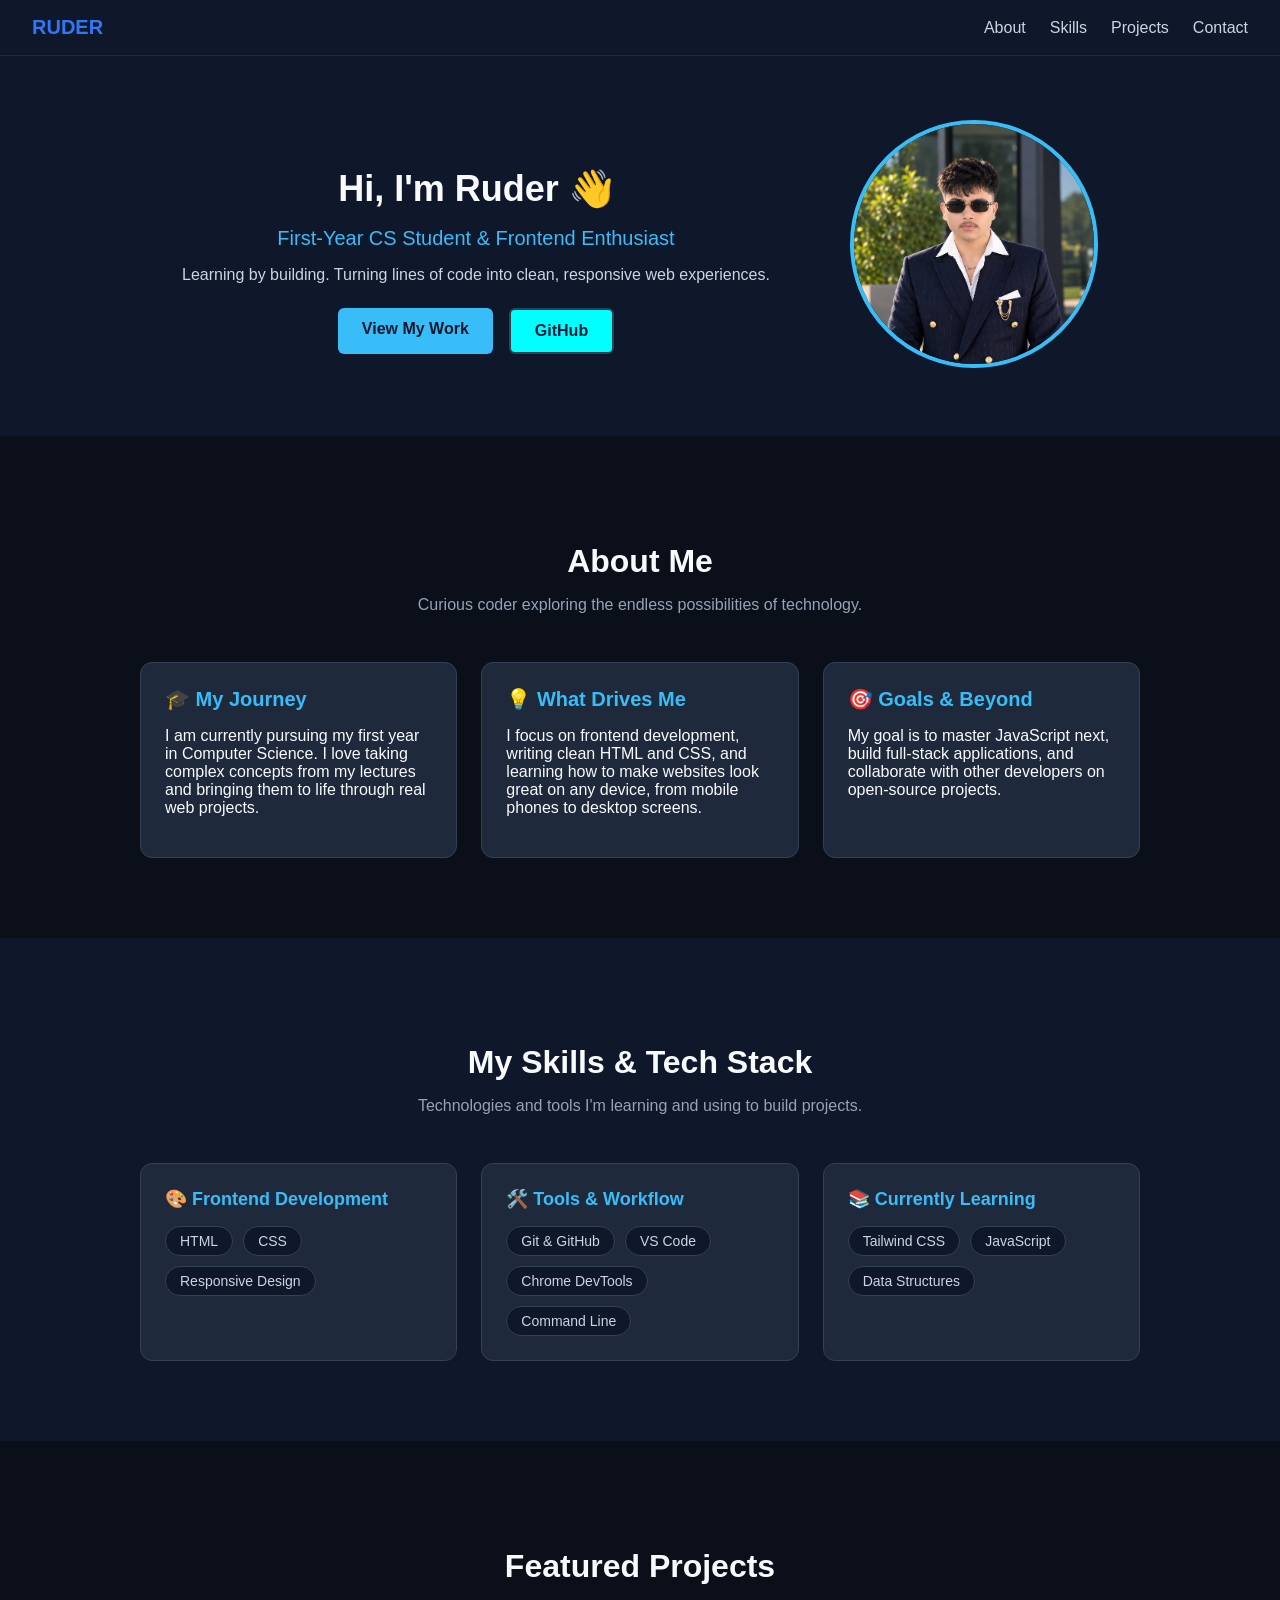
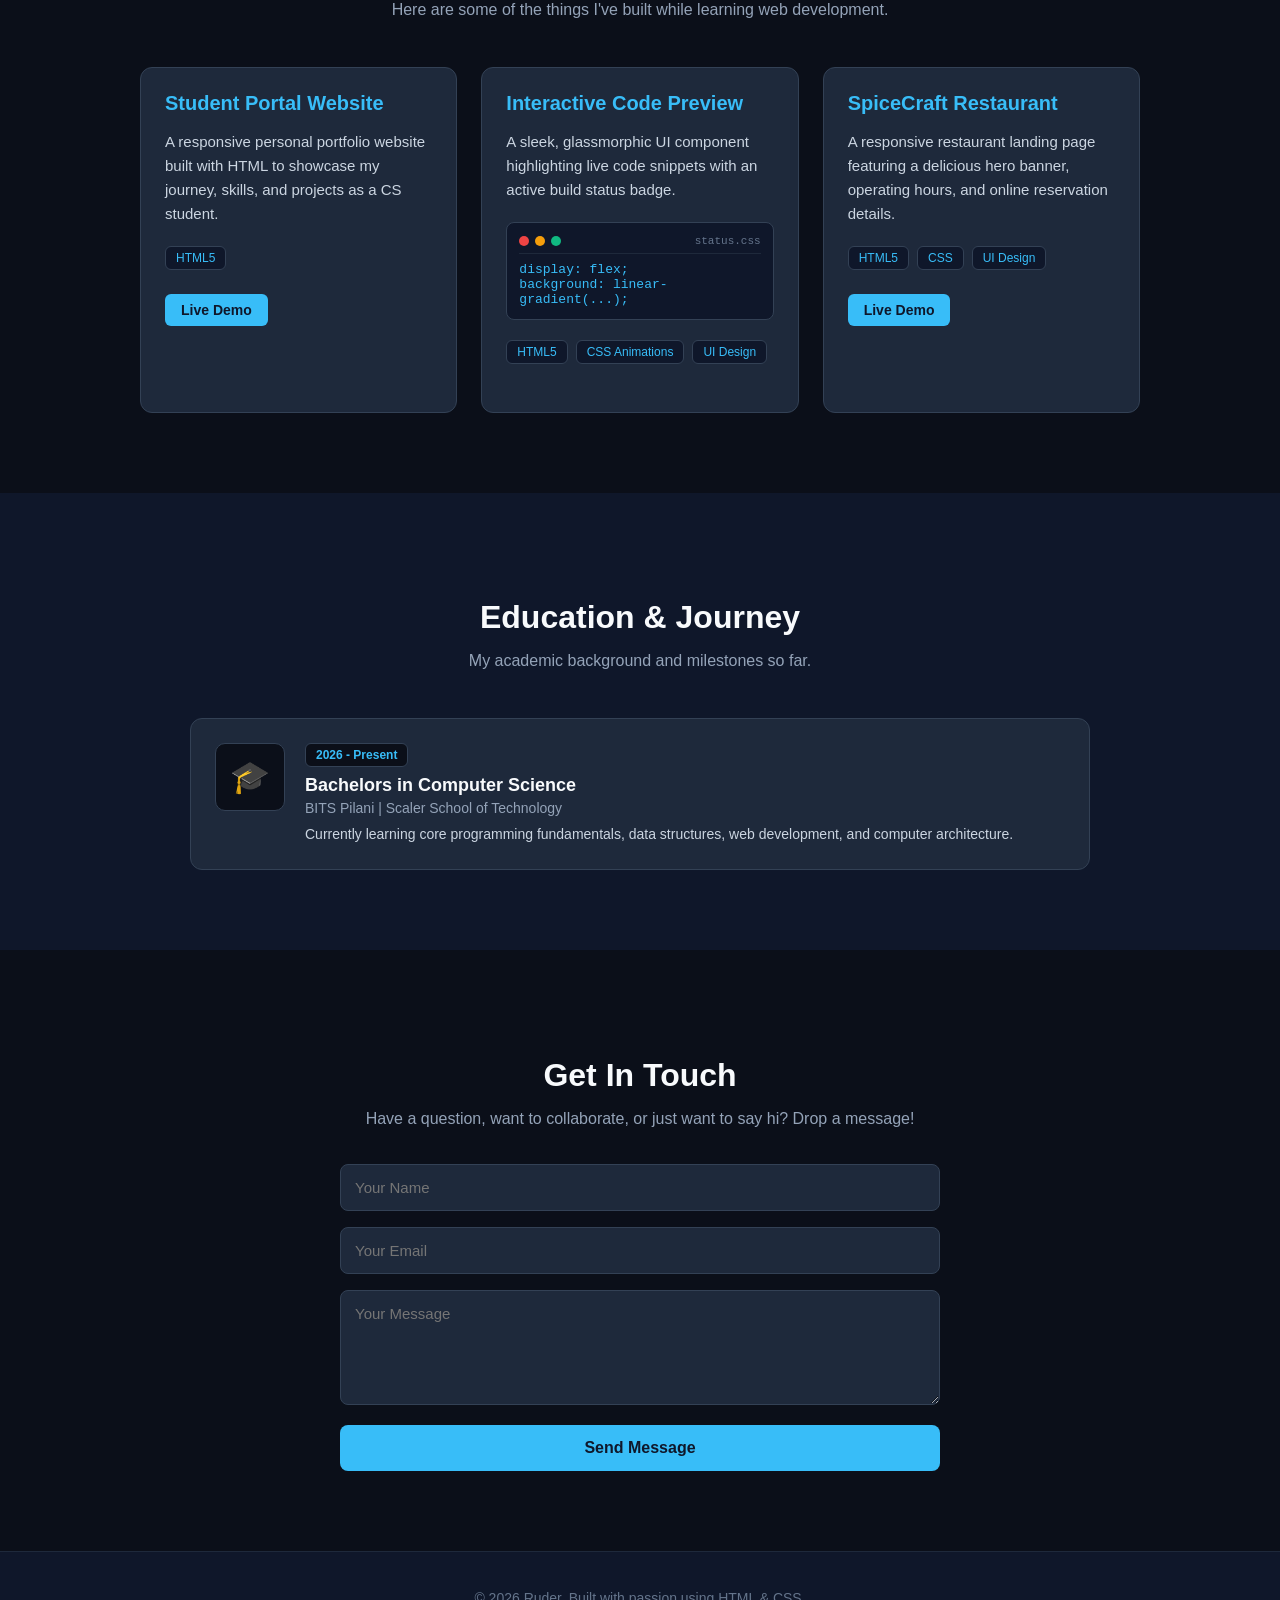
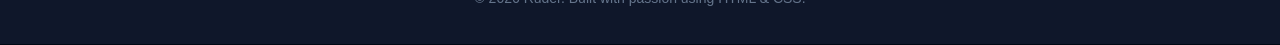
<file: index.html>
<!DOCTYPE html>
<html lang="en">
    <head>
     <meta charset="UTF-8">
     <meta name="viewport" content="width=device-width, initial-scale=1.0">
     <title>My Portfolio</title>
     <link rel="stylesheet" href="style.css">
    </head>
<body>
<nav>
  <a href="#" class="logo">RUDER</a>
  
  <ul>
    <li><a href="#about">About</a></li>
    <li><a href="#skills">Skills</a></li>
    <li><a href="#projects">Projects</a></li>
    <li><a href="#contact">Contact</a></li>
  </ul>
</nav>

<section class="hero">
  <div class="hero-content">
    <h1>Hi, I'm Ruder 👋</h1>
    <h2>First-Year CS Student & Frontend Enthusiast</h2>
    <p>Learning by building. Turning lines of code into clean, responsive web experiences.</p>
    
    <div class="hero-buttons">
      <a href="#projects" class="button-1">View My Work</a>
      <a href="https://github.com/ruderahlawat01" target="_blank" class="button-2">GitHub</a>
    </div>
  </div>
  <div class="hero-image">
    <img src="ruderprofile.jpeg" alt="Ruder Photo">
  </div>
</section>

<section id="about" class="about-section">
  <div class="about-container">
    <h2>About Me</h2>
    <p class="about-tagline">Curious coder exploring the endless possibilities of technology.</p>
    
    <div class="about-grid">
      <div class="about-card">
        <h3>🎓 My Journey</h3>
        <p>I am currently pursuing my first year in Computer Science. I love taking complex concepts from my lectures and bringing them to life through real web projects.</p>
      </div>

      <div class="about-card">
        <h3>💡 What Drives Me</h3>
        <p>I focus on frontend development, writing clean HTML and CSS, and learning how to make websites look great on any device, from mobile phones to desktop screens.</p>
      </div>

      <div class="about-card">
        <h3>🎯 Goals & Beyond</h3>
        <p>My goal is to master JavaScript next, build full-stack applications, and collaborate with other developers on open-source projects.</p>
      </div>
    </div>
  </div>
</section>

<section id="skills" class="skills-section">
  <div class="skills-container">
    <h2>My Skills & Tech Stack</h2>
    <p class="skills-tagline">Technologies and tools I'm learning and using to build projects.</p>
    
    <div class="skills-grid">
      
      <div class="skill-card">
        <h3>🎨 Frontend Development</h3>
        <div class="skill-pills">
          <span>HTML</span>
          <span>CSS</span>
          <span>Responsive Design</span>
        </div>
      </div>
      
      
      <div class="skill-card">
        <h3>🛠️ Tools & Workflow</h3>
        <div class="skill-pills">
          <span>Git & GitHub</span>
          <span>VS Code</span>
          <span>Chrome DevTools</span>
          <span>Command Line</span>
        </div>
      </div>
      
      
      <div class="skill-card">
        <h3>📚 Currently Learning</h3>
        <div class="skill-pills">
          <span>Tailwind CSS</span>
          <span>JavaScript</span>
          <span>Data Structures</span>
        </div>
      </div>
    </div>
  </div>
</section>

<section id="projects" class="projects-section">
  <div class="projects-container">
    <h2>Featured Projects</h2>
    <p class="projects-tagline">Here are some of the things I've built while learning web development.</p>
    
    <div class="projects-grid">
     
      <div class="project-card">
        <div class="project-info">
          <h3>Student Portal Website</h3>
          <p>A responsive personal portfolio website built with HTML to showcase my journey, skills, and projects as a CS student.</p>
          
          <div class="project-tags">
            <span>HTML5</span>
          </div>
          
          <div class="project-links">
            <a href="Student-portal.html" target="_blank" class="project-btn">Live Demo</a>
          </div>
        </div>
      </div>
      
      
      <div class="project-card">
        <div class="project-info">
          <h3>Interactive Code Preview</h3>
          <p>A sleek, glassmorphic UI component highlighting live code snippets with an active build status badge.</p>
          
         
          <div class="mini-widget">
            <div class="widget-header">
              <span class="dot red"></span>
              <span class="dot yellow"></span>
              <span class="dot green"></span>
              <span class="widget-title">status.css</span>
            </div>
            <code>display: flex; <br>background: linear-gradient(...);</code>
          </div>

          <div class="project-tags">
            <span>HTML5</span>
            <span>CSS Animations</span>
            <span>UI Design</span>
          </div>
          
        </div>
      </div>
      
      <div class="project-card">
        <div class="project-info">
          <h3>SpiceCraft Restaurant</h3>
          <p>A responsive restaurant landing page featuring a delicious hero banner, operating hours, and online reservation details.</p>
          
          <div class="project-tags">
            <span>HTML5</span>
            <span>CSS</span>
            <span>UI Design</span>
          </div>
          
          <div class="project-links">
            <a href="restraunt.html" target="_blank" class="project-btn">Live Demo</a>
          </div>
        </div>
      </div>
    </div>
  </div>
</section>

<section id="education" class="edu-section">
  <div class="edu-container">
    <h2>Education & Journey</h2>
    <p class="edu-tagline">My academic background and milestones so far.</p>
    
    <div class="edu-grid">
      
      <div class="edu-card">
        <div class="edu-icon">🎓</div>
        <div class="edu-content">
          <span class="edu-date">2026 - Present</span>
          <h3>Bachelors in Computer Science</h3>
          <p class="edu-place">BITS Pilani | Scaler School of Technology</p>
          <p class="edu-desc">Currently learning core programming fundamentals, data structures, web development, and computer architecture.</p>
        </div>
      </div>
    </div>
  </div>
</section>

<section id="contact" class="contact-section">
  <div class="contact-container">
    <h2>Get In Touch</h2>
    <p class="contact-tagline">Have a question, want to collaborate, or just want to say hi? Drop a message!</p>
    
    <div class="contact-wrapper">
      <!-- Contact Form -->
      <form class="contact-form" onsubmit="event.preventDefault(); alert('Message sent successfully!');">
        <div class="form-group">
          <input type="text" placeholder="Your Name" required>
        </div>
        <div class="form-group">
          <input type="email" placeholder="Your Email" required>
        </div>
        <div class="form-group">
          <textarea rows="5" placeholder="Your Message" required></textarea>
        </div>
        <button type="submit" class="contact-btn">Send Message</button>
      </form>
    </div>
  </div>
</section>


<footer>
  <p>© 2026 Ruder. Built with passion using HTML & CSS.</p>
</footer>
</body>
</file>
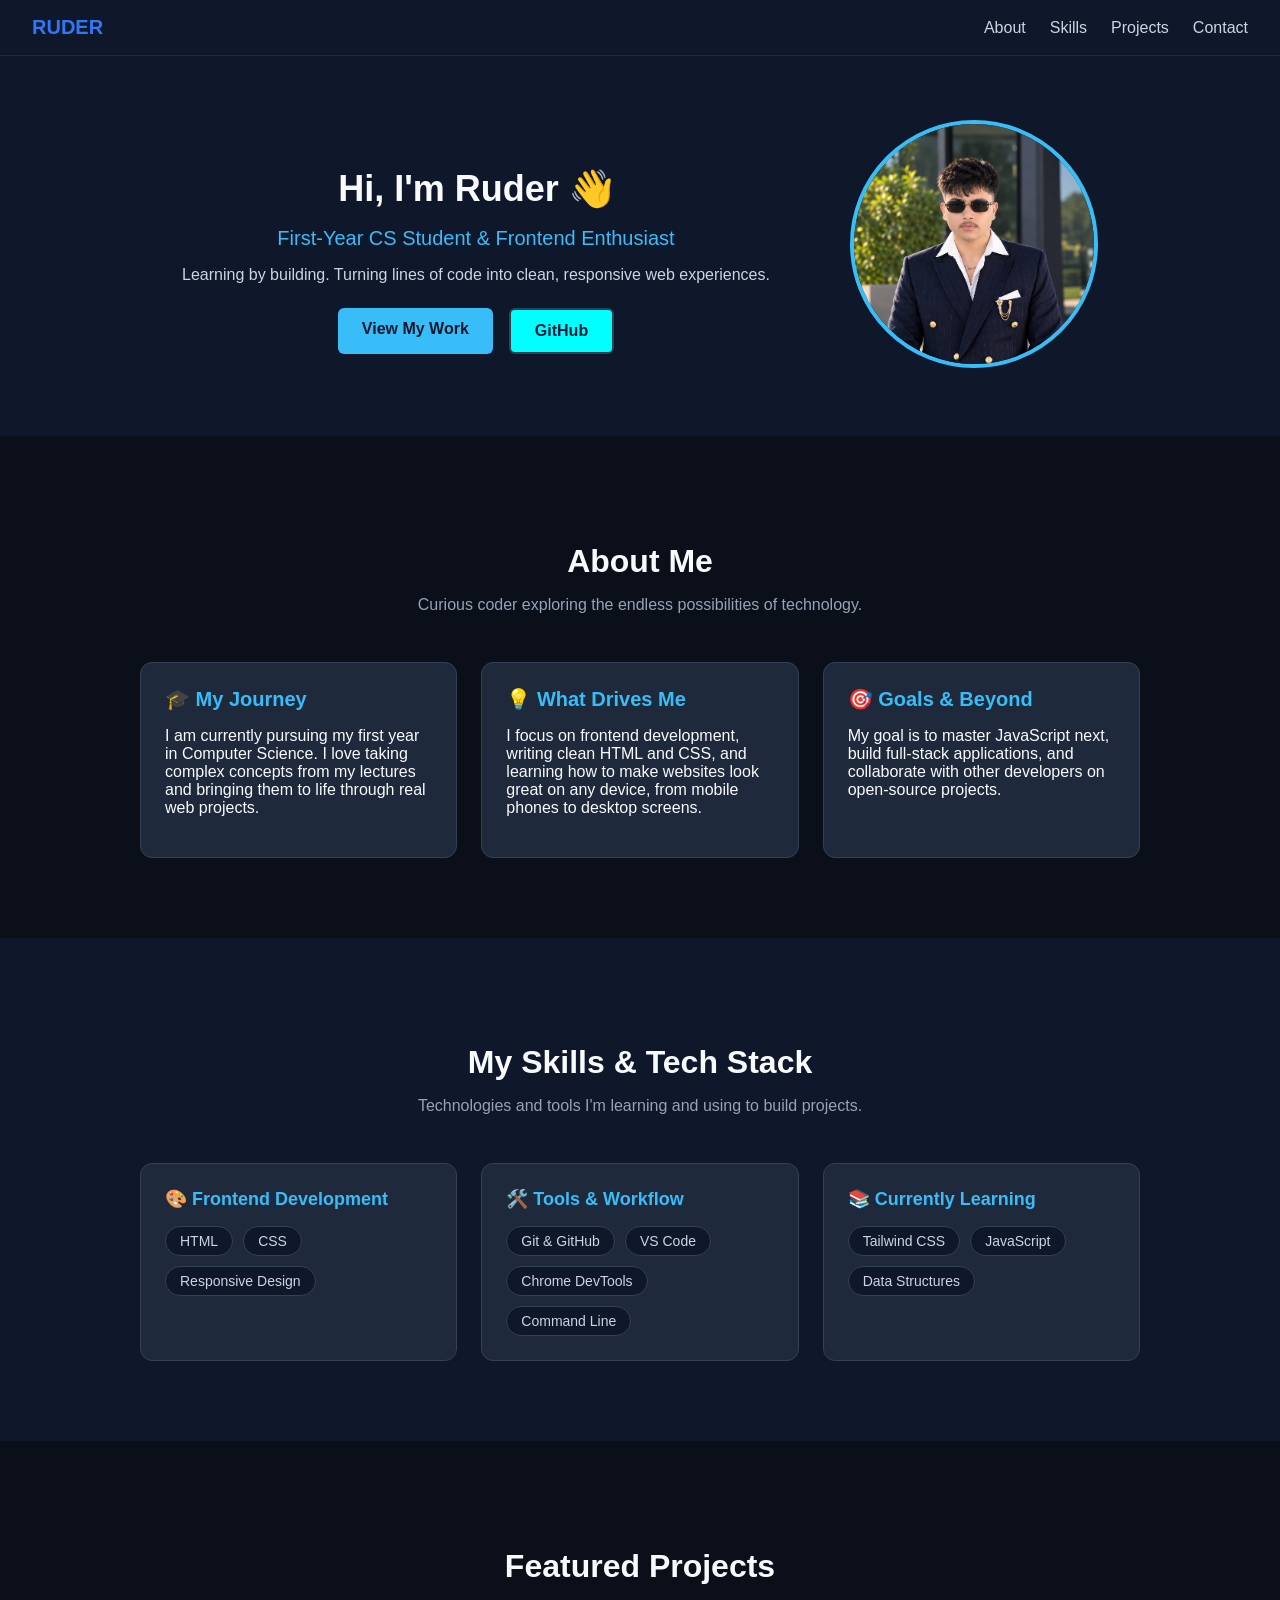
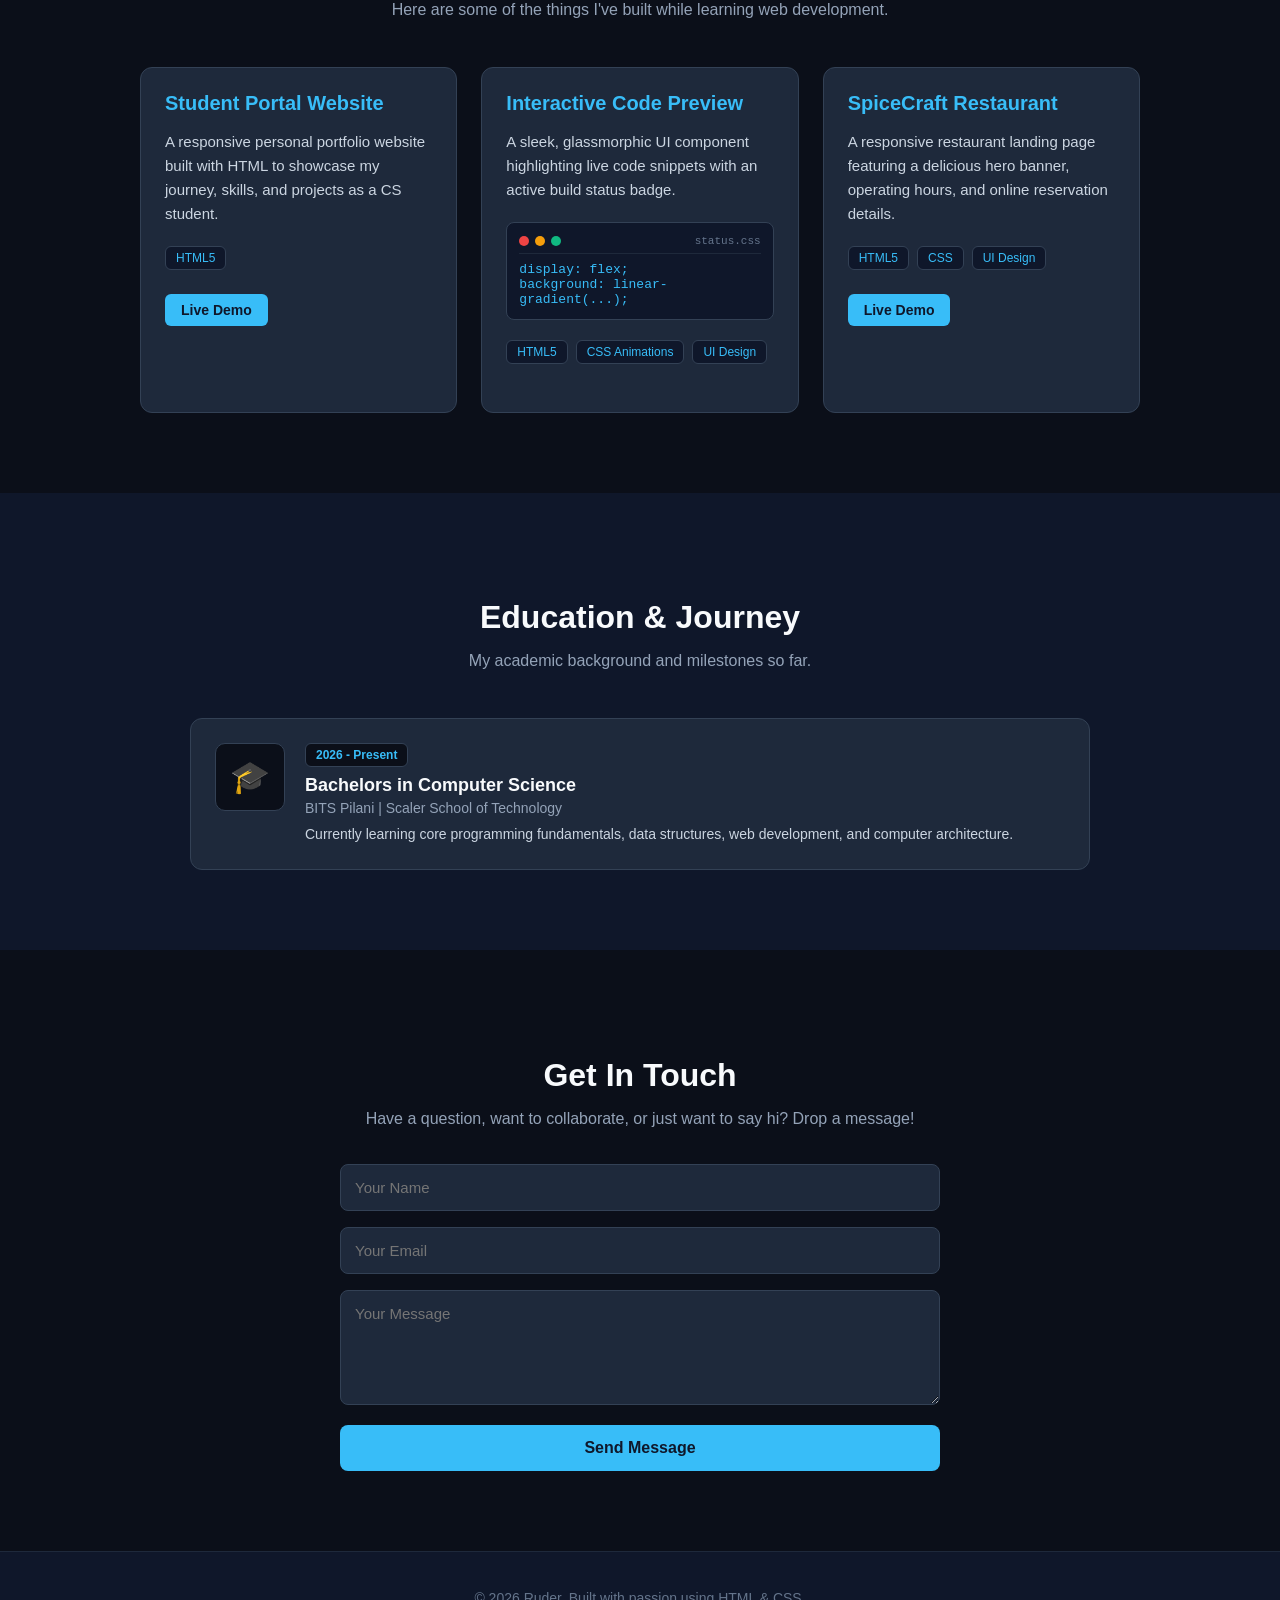
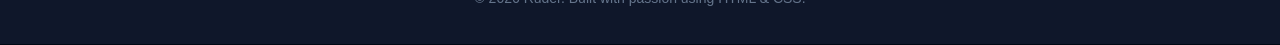
<file: my portfolio.html>
<!DOCTYPE html>
<html lang="en">
    <head>
     <meta charset="UTF-8">
     <meta name="viewport" content="width=device-width, initial-scale=1.0">
     <title>My Portfolio</title>
     <link rel="stylesheet" href="style.css">
    </head>
<body>
<nav>
  <a href="#" class="logo">RUDER</a>
  
  <ul>
    <li><a href="#about">About</a></li>
    <li><a href="#skills">Skills</a></li>
    <li><a href="#projects">Projects</a></li>
    <li><a href="#contact">Contact</a></li>
  </ul>
</nav>

<section class="hero">
  <div class="hero-content">
    <h1>Hi, I'm Ruder 👋</h1>
    <h2>First-Year CS Student & Frontend Enthusiast</h2>
    <p>Learning by building. Turning lines of code into clean, responsive web experiences.</p>
    
    <div class="hero-buttons">
      <a href="#projects" class="button-1">View My Work</a>
      <a href="https://github.com/ruderahlawat01" target="_blank" class="button-2">GitHub</a>
    </div>
  </div>
  <div class="hero-image">
    <img src="ruderprofile.jpeg" alt="Ruder Photo">
  </div>
</section>

<section id="about" class="about-section">
  <div class="about-container">
    <h2>About Me</h2>
    <p class="about-tagline">Curious coder exploring the endless possibilities of technology.</p>
    
    <div class="about-grid">
      <div class="about-card">
        <h3>🎓 My Journey</h3>
        <p>I am currently pursuing my first year in Computer Science. I love taking complex concepts from my lectures and bringing them to life through real web projects.</p>
      </div>

      <div class="about-card">
        <h3>💡 What Drives Me</h3>
        <p>I focus on frontend development, writing clean HTML and CSS, and learning how to make websites look great on any device, from mobile phones to desktop screens.</p>
      </div>

      <div class="about-card">
        <h3>🎯 Goals & Beyond</h3>
        <p>My goal is to master JavaScript next, build full-stack applications, and collaborate with other developers on open-source projects.</p>
      </div>
    </div>
  </div>
</section>

<section id="skills" class="skills-section">
  <div class="skills-container">
    <h2>My Skills & Tech Stack</h2>
    <p class="skills-tagline">Technologies and tools I'm learning and using to build projects.</p>
    
    <div class="skills-grid">
      
      <div class="skill-card">
        <h3>🎨 Frontend Development</h3>
        <div class="skill-pills">
          <span>HTML</span>
          <span>CSS</span>
          <span>Responsive Design</span>
        </div>
      </div>
      
      
      <div class="skill-card">
        <h3>🛠️ Tools & Workflow</h3>
        <div class="skill-pills">
          <span>Git & GitHub</span>
          <span>VS Code</span>
          <span>Chrome DevTools</span>
          <span>Command Line</span>
        </div>
      </div>
      
      
      <div class="skill-card">
        <h3>📚 Currently Learning</h3>
        <div class="skill-pills">
          <span>Tailwind CSS</span>
          <span>JavaScript</span>
          <span>Data Structures</span>
        </div>
      </div>
    </div>
  </div>
</section>

<section id="projects" class="projects-section">
  <div class="projects-container">
    <h2>Featured Projects</h2>
    <p class="projects-tagline">Here are some of the things I've built while learning web development.</p>
    
    <div class="projects-grid">
     
      <div class="project-card">
        <div class="project-info">
          <h3>Student Portal Website</h3>
          <p>A responsive personal portfolio website built with HTML to showcase my journey, skills, and projects as a CS student.</p>
          
          <div class="project-tags">
            <span>HTML5</span>
          </div>
          
          <div class="project-links">
            <a href="Student-portal.html" target="_blank" class="project-btn">Live Demo</a>
          </div>
        </div>
      </div>
      
      
      <div class="project-card">
        <div class="project-info">
          <h3>Interactive Code Preview</h3>
          <p>A sleek, glassmorphic UI component highlighting live code snippets with an active build status badge.</p>
          
         
          <div class="mini-widget">
            <div class="widget-header">
              <span class="dot red"></span>
              <span class="dot yellow"></span>
              <span class="dot green"></span>
              <span class="widget-title">status.css</span>
            </div>
            <code>display: flex; <br>background: linear-gradient(...);</code>
          </div>

          <div class="project-tags">
            <span>HTML5</span>
            <span>CSS Animations</span>
            <span>UI Design</span>
          </div>
          
        </div>
      </div>
      
      <div class="project-card">
        <div class="project-info">
          <h3>SpiceCraft Restaurant</h3>
          <p>A responsive restaurant landing page featuring a delicious hero banner, operating hours, and online reservation details.</p>
          
          <div class="project-tags">
            <span>HTML5</span>
            <span>CSS</span>
            <span>UI Design</span>
          </div>
          
          <div class="project-links">
            <a href="restraunt.html" target="_blank" class="project-btn">Live Demo</a>
          </div>
        </div>
      </div>
    </div>
  </div>
</section>

<section id="education" class="edu-section">
  <div class="edu-container">
    <h2>Education & Journey</h2>
    <p class="edu-tagline">My academic background and milestones so far.</p>
    
    <div class="edu-grid">
      
      <div class="edu-card">
        <div class="edu-icon">🎓</div>
        <div class="edu-content">
          <span class="edu-date">2026 - Present</span>
          <h3>Bachelors in Computer Science</h3>
          <p class="edu-place">BITS Pilani | Scaler School of Technology</p>
          <p class="edu-desc">Currently learning core programming fundamentals, data structures, web development, and computer architecture.</p>
        </div>
      </div>
    </div>
  </div>
</section>

<section id="contact" class="contact-section">
  <div class="contact-container">
    <h2>Get In Touch</h2>
    <p class="contact-tagline">Have a question, want to collaborate, or just want to say hi? Drop a message!</p>
    
    <div class="contact-wrapper">
      <!-- Contact Form -->
      <form class="contact-form" onsubmit="event.preventDefault(); alert('Message sent successfully!');">
        <div class="form-group">
          <input type="text" placeholder="Your Name" required>
        </div>
        <div class="form-group">
          <input type="email" placeholder="Your Email" required>
        </div>
        <div class="form-group">
          <textarea rows="5" placeholder="Your Message" required></textarea>
        </div>
        <button type="submit" class="contact-btn">Send Message</button>
      </form>
    </div>
  </div>
</section>


<footer>
  <p>© 2026 Ruder. Built with passion using HTML & CSS.</p>
</footer>
</body>
</file>
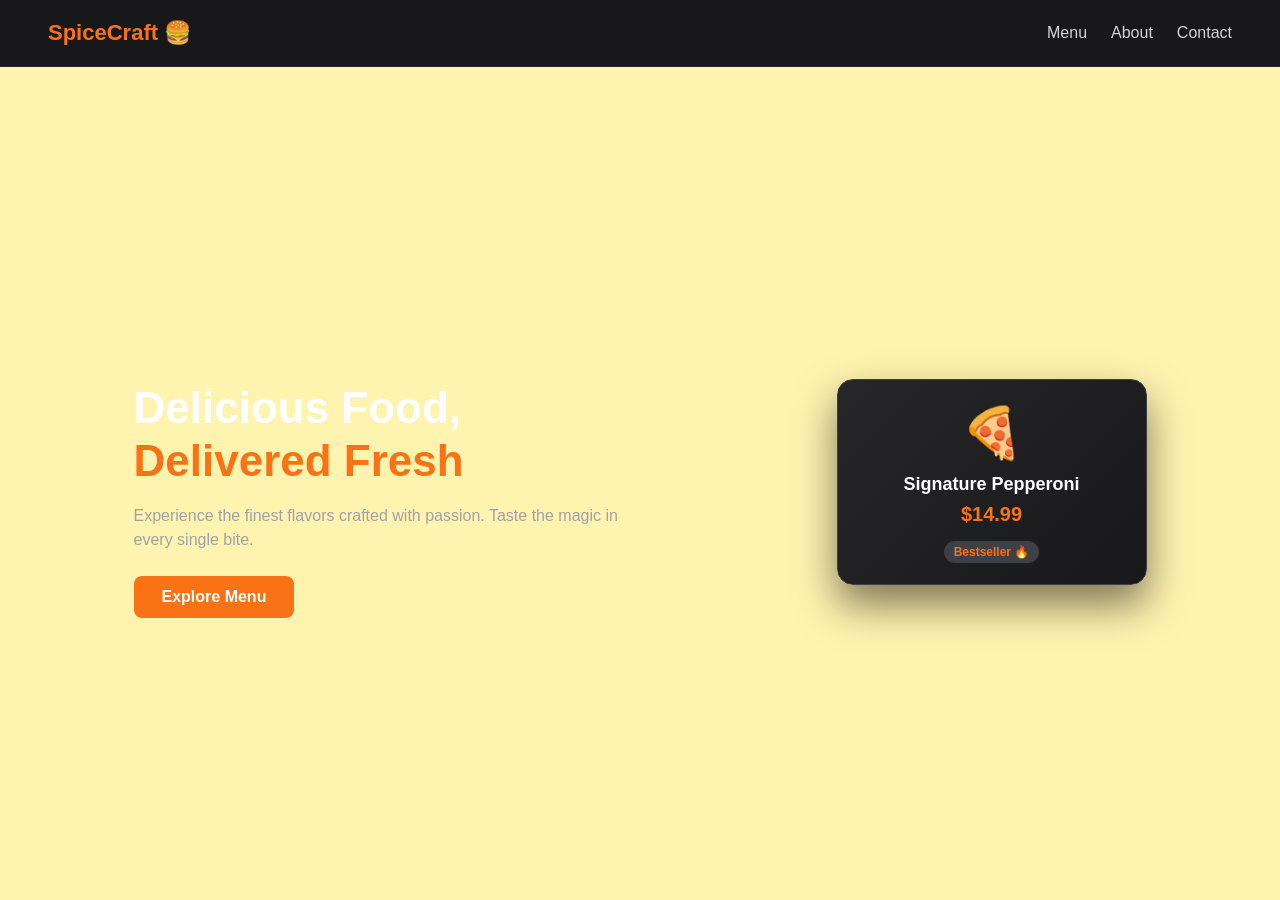
<file: restraunt.html>
<!DOCTYPE html>
<html lang="en">
<head>
  <meta charset="UTF-8">
  <meta name="viewport" content="width=device-width, initial-scale=1.0">
  <title>SpiceCraft | Restaurant</title>
  <style>
    
body {
  margin: 0;
  font-family: Arial, sans-serif;
  background-color: #fff3b0; /* Clean deep dark background */
  color: #f3f4f6;
  overflow-x: hidden;
}

/* Navbar */
nav {
  display: flex;
  justify-content: space-between;
  align-items: center;
  padding: 20px 48px;
  background-color: #18181b;
  border-bottom: 1px solid #27272a;
}

.logo {
  font-size: 22px;
  font-weight: bold;
  color: #f97316; /* Bright food orange */
  text-decoration: none;
}

.nav-links {
  list-style: none;
  display: flex;
  gap: 24px;
  margin: 0;
  padding: 0;
}

.nav-links a {
  color: #d4d4d8;
  text-decoration: none;
  transition: color 0.2s ease;
}

.nav-links a:hover {
  color: #f97316;
}

/* Hero Section Layout */
.rest-hero {
  display: flex;
  justify-content: space-around;
  align-items: center;
  padding: 100px 32px;
  min-height: 70vh;
  perspective: 1000px;
}

.rest-content {
  max-width: 500px;
}

.rest-content h1 {
  font-size: 44px;
  line-height: 1.2;
  margin-bottom: 16px;
  color: #ffffff;
}

.rest-content h1 span {
  color: #f97316; /* Bright food accent */
}

.rest-content p {
  color: #a1a1aa;
  font-size: 16px;
  margin-bottom: 24px;
  line-height: 1.5;
}

/* CTA Button */
.rest-btn {
  background-color: #f97316;
  color: #ffffff;
  padding: 12px 28px;
  border-radius: 8px;
  text-decoration: none;
  font-weight: bold;
  display: inline-block;
  transition: transform 0.3s ease, box-shadow 0.3s ease;
}

.rest-btn:hover {
  transform: translateY(-4px);
  box-shadow: 0 10px 20px rgba(249, 115, 22, 0.4);
}

/* 3D Floating Card */
.floating-card {
  width: 260px;
  background: linear-gradient(135deg, #27272a, #18181b);
  border: 1px solid #3f3f46;
  border-radius: 16px;
  padding: 24px;
  text-align: center;
  box-shadow: 0 20px 40px rgba(0, 0, 0, 0.5);
  animation: floatCard 4s ease-in-out infinite;
  transition: transform 0.3s ease;
}

.floating-card:hover {
  transform: rotateX(10deg) rotateY(-10deg) scale(1.05);
  border-color: #f97316;
}

.food-emoji {
  font-size: 50px;
  display: block;
  margin-bottom: 12px;
  animation: pulseEmoji 2s ease-in-out infinite;
}

.floating-card h3 {
  margin: 0 0 8px 0;
  font-size: 18px;
  color: #ffffff;
}

.price {
  font-size: 20px;
  font-weight: bold;
  color: #f97316;
  margin: 0 0 16px 0;
}

.badge {
  background-color: #3f3f46;
  color: #f97316;
  padding: 4px 10px;
  border-radius: 20px;
  font-size: 12px;
  font-weight: bold;
}


/* Keyframes */
@keyframes floatCard {
  0%, 100% {
    transform: translateY(0px) rotateX(5deg) rotateY(-5deg);
  }
  50% {
    transform: translateY(-15px) rotateX(10deg) rotateY(-10deg);
  }
}

@keyframes pulseEmoji {
  0%, 100% {
    transform: scale(1);
  }
  50% {
    transform: scale(1.1);
  }
}
  </style>
</head>
<body>

  <!-- Navigation -->
  <nav>
    <a href="#" class="logo">SpiceCraft 🍔</a>
    <ul class="nav-links">
      <li><a href="#menu">Menu</a></li>
      <li><a href="#about">About</a></li>
      <li><a href="#contact">Contact</a></li>
    </ul>
  </nav>

  <!-- Hero Section with 3D Floating Effect -->
  <section class="rest-hero">
    <div class="rest-content">
      <h1>Delicious Food, <br><span>Delivered Fresh</span></h1>
      <p>Experience the finest flavors crafted with passion. Taste the magic in every single bite.</p>
      <a href="#menu" class="rest-btn">Explore Menu</a>
    </div>
    
    <!-- 3D Floating Dish Illustration/Card -->
    <div class="floating-card">
      <div class="card-inner">
        <span class="food-emoji">🍕</span>
        <h3>Signature Pepperoni</h3>
        <p class="price">$14.99</p>
        <span class="badge">Bestseller 🔥</span>
      </div>
    </div>
  </section>

</body>
</html>
</file>
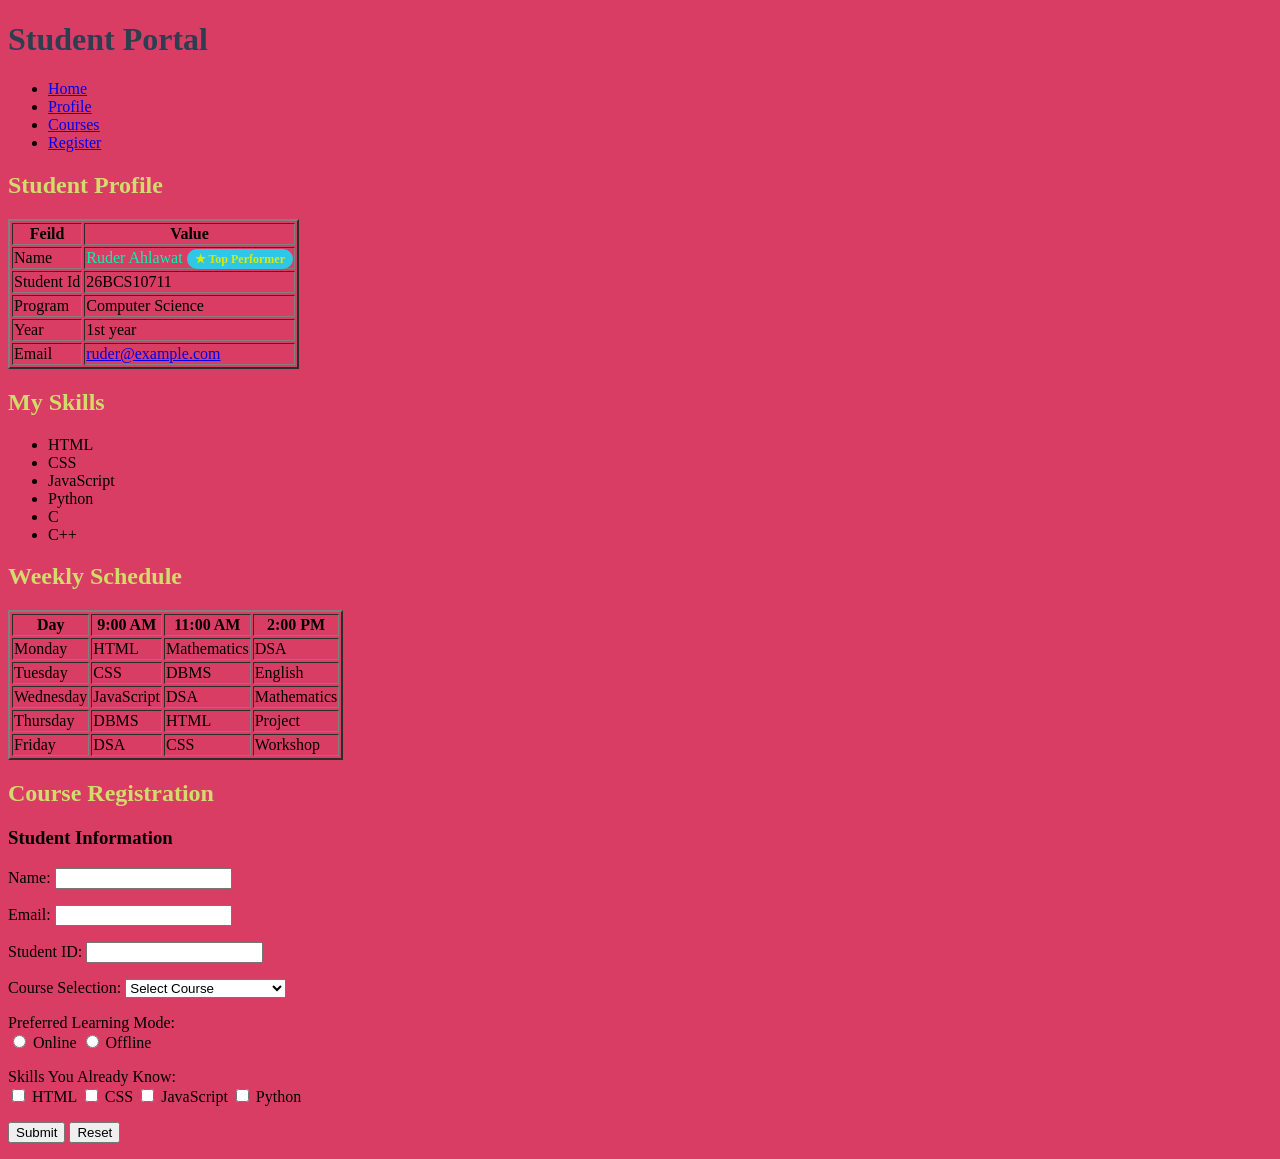
<file: Student-portal.html>
<!DOCTYPE html>
<html lang="en">
    <head>
     <meta charset="UTF-8">
     <meta name="viewport" content="width=device-width, initial-scale=1.0">
     <title>Student Portal</title>
     <style>
    
    body {
      background-color: #d93d64;
    }

    
    h1 {
      color: #2c3e50;
    }

    
    h2 {
      color: #d3db6d;
    }

    .highlight {
      color: #d69e2e; 
      font-weight: bold;
    }

    
    #student-name {
      color: #03f5b5; 
    }

    .top-student-badge {
  background-color: #2ec7e6;
  color: #d9e811;
  padding: 3px 8px;
  border-radius: 12px;
  font-size: 12px;
  font-weight: bold;
}
  </style>
</head>
<body>
    <header>
  <h1>Student Portal</h1>
  <nav>
    <ul>
      <li><a href="#home">Home</a></li>
      <li><a href="#profile">Profile</a></li>
      <li><a href="#courses">Courses</a></li>
      <li><a href="#register">Register</a></li>
    </ul>
  </nav>
</header>
<section>
    <h2>Student Profile</h2>
    <table border="2">
        <thead>
            <tr>
                <th>Feild</th>
                <th>Value</th>
            </tr>
        </thead>
        <tbody>
            <tr>
                <td>Name</td>
                <td id="student-name">
                      Ruder Ahlawat 
                    <span class="top-student-badge">★ Top Performer</span>
                </td>
            </tr>
            <tr>
                <td>Student Id</td>
                <td>26BCS10711</td>
            </tr>
            <tr>
                <td>Program</td>
                <td>Computer Science</td>
            </tr>
            <tr>
                <td>Year</td>
                <td>1st year</td>
            </tr>
            <tr>
                <td>Email</td>
                <td><a href="mailto:ruder@example.com">ruder@example.com</a></td>
            </tr>
        </tbody>
    </table>
</section>
<section>
    <h2>My Skills</h2>
    <ul>
        <li>HTML</li>
        <li>CSS</li>
        <li>JavaScript</li>
        <li>Python</li>
        <li>C</li>
        <li>C++</li>
    </ul>
</section>
<section>
  <h2>Weekly Schedule</h2>
  <table border="2">
    <thead>
      <tr>
        <th>Day</th>
        <th>9:00 AM</th>
        <th>11:00 AM</th>
        <th>2:00 PM</th>
      </tr>
    </thead>
    <tbody>
      <tr>
        <td>Monday</td>
        <td>HTML</td>
        <td>Mathematics</td>
        <td>DSA</td>
      </tr>
      <tr>
        <td>Tuesday</td>
        <td>CSS</td>
        <td>DBMS</td>
        <td>English</td>
      </tr>
      <tr>
        <td>Wednesday</td>
        <td>JavaScript</td>
        <td>DSA</td>
        <td>Mathematics</td>
      </tr>
      <tr>
        <td>Thursday</td>
        <td>DBMS</td>
        <td>HTML</td>
        <td>Project</td>
      </tr>
      <tr>
        <td>Friday</td>
        <td>DSA</td>
        <td>CSS</td>
        <td>Workshop</td>
      </tr>
    </tbody>
  </table>
</section>
<section>
  <h2>Course Registration</h2>
  <form>
    
    <div>
      <h3>Student Information</h3>
      
      <p>
        <label for="name">Name:</label>
        <input type="text" id="name" name="name">
      </p>
      
      <p>
        <label for="email">Email:</label>
        <input type="email" id="email" name="email">
      </p>
      
      <p>
        <label for="student-id">Student ID:</label>
        <input type="text" id="student-id" name="student-id">
      </p>
    </div>

    
    <p>
      <label for="course">Course Selection:</label>
      <select id="course" name="course">
        <option value="" disabled selected>Select Course</option>
        <option value="html-css">HTML &amp; CSS</option>
        <option value="javascript">JavaScript</option>
        <option value="python">Python</option>
        <option value="dsa">Data Structures</option>
        <option value="dbms">Database Management</option>
      </select>
    </p>

    
    <p>
      Preferred Learning Mode:<br>
      <input type="radio" id="online" name="mode" value="online">
      <label for="online">Online</label>
      
      <input type="radio" id="offline" name="mode" value="offline">
      <label for="offline">Offline</label>
    </p>

    
    <p>
      Skills You Already Know:<br>
      <input type="checkbox" id="skill-html" name="skills" value="html">
      <label for="skill-html">HTML</label>
      
      <input type="checkbox" id="skill-css" name="skills" value="css">
      <label for="skill-css">CSS</label>
      
      <input type="checkbox" id="skill-js" name="skills" value="javascript">
      <label for="skill-js">JavaScript</label>
      
      <input type="checkbox" id="skill-python" name="skills" value="python">
      <label for="skill-python">Python</label>
    </p>

    
    <p>
      <button type="submit">Submit</button>
      <button type="reset">Reset</button>
    </p>
  </form>
</section>
    
</body>
</html>
</file>
<file: style.css>
body {
    margin: 0;
    font-family: Arial, sans-serif;
    background-color: #000814;
    }    
    nav {
     display: flex;
     justify-content: space-between;
     align-items: center;
     padding: 16px 32px;
     background-color: #0f172a;
     border-bottom: 1px solid #1e293b;
    }

    .logo {
     color: #3078f5;
     text-decoration: none;
     font-weight: bold;
     font-size: 20px;
     transition: transform 0.2s ease;
    }
    .logo:hover {
     transform: scale(1.05); 
    }

    nav ul {
     list-style: none;
     display: flex;
     gap: 24px;
     margin: 0;
     padding: 0;
    }

    nav ul li a {
     color: #cbd5e1;
     text-decoration: none;
     font-size: 16px;
     transition: color 0.2s ease;
    }

    nav ul li a:hover {
     color: red;
    }
    
    .hero {
     display: flex;
     justify-content: center;
     align-items: center;
     text-align: center;
     gap: 80px;
     padding: 64px 20px;
     background-color: #0f172a;
     animation: fadeIn 1s ease-in-out;
    }


    .hero-content {
     max-width: 600px;
    }


    .hero h1 {
     font-size: 36px;
     color: #f8fafc;
     margin-bottom: 12px;
    }


    .hero h2 {
     font-size: 20px;
     color: #38bdf8;
     margin-bottom: 16px;
     font-weight: 500;
    }


    .hero p {
     font-size: 16px;
     color: #cbd5e1;
     margin-bottom: 24px;
    }


    .hero-buttons {
     display: flex;
     justify-content: center;
     gap: 16px;
    }


    .button-1 {
     background-color: #38bdf8;
     color: #0f172a;
     padding: 12px 24px;
     border-radius: 6px;
     text-decoration: none;
     font-weight: bold;
     transition: background-color 0.2s ease, transform 0.2s ease;
    }
    .button-1:hover {
     background-color: #0ea5e9;
     transform: translateY(-3px); 
    }

    .button-2 {
     background-color: cyan;
     color: #041e39;
     padding: 12px 24px;
     border: 2px solid #334155;
     border-radius: 6px;
     text-decoration: none;
     font-weight: bold;
     transition: border-color 0.2s ease, transform 0.2s ease;
    }
    .button-2:hover{
     border-color: #38bdf8;
     transform: translateY(-3px);   
    }
    .hero-image img {
     width: 240px;
     height: 240px;
     object-fit: cover; 
     border-radius: 50%; 
     border: 4px solid #38bdf8; 
     transition: transform 0.3s ease, box-shadow 0.3s ease;
    }
    .hero-image img:hover {
     transform: scale(1.03); 
     box-shadow: 0 0 20px rgba(56, 189, 248, 0.4); 
    }
    @keyframes fadeIn {
     from {
     opacity: 0;
     transform: translateY(20px);
     }
    to {
     opacity: 1;
     transform: translateY(0);
     }
    }
    .about-section {
     padding: 80px 32px;
     background-color: #0b0f19; 
     color: #f8fafc;
     display: flex;
     justify-content: center;
    }
    .about-container {
     max-width: 1000px;
     width: 100%;
     text-align: center;
    }
    .about-container h2 {
     font-size: 32px;
     color: #f8fafc;
     margin-bottom: 8px;
    }
    .about-tagline {
     font-size: 16px;
     color: #94a3b8;
     margin-bottom: 48px;
    }
    .about-grid {
     display: grid;
     grid-template-columns: repeat(auto-fit, minmax(280px, 1fr));
     gap: 24px;
     text-align: left;
    }
    .about-card {
     background-color: #1e293b;
     border: 1px solid #334155;
     padding: 24px;
     border-radius: 12px;
     transition: transform 0.3s ease, border-color 0.3s ease, box-shadow 0.3s ease;
    }
    .about-card h3 {
     font-size: 20px;
     color: #38bdf8;
     margin-top: 0;
     margin-bottom: 12px;
    }
    .about-card:hover {
     transform: translateY(-6px);
     border-color: #38bdf8; 
     box-shadow: 0 10px 25px -5px rgba(56, 189, 248, 0.15); 
    }
   
    .skills-section {
     padding: 80px 32px;
     background-color: #0f172a; 
     color: #f8fafc;
     display: flex;
     justify-content: center;
    }

    .skills-container {
     max-width: 1000px;
     width: 100%;
     text-align: center;
    }


    .skills-container h2 {
     font-size: 32px;
     color: #f8fafc;
     margin-bottom: 8px;
    }

    .skills-tagline {
     font-size: 16px;
     color: #94a3b8;
     margin-bottom: 48px;
    }


    .skills-grid {
     display: grid;
     grid-template-columns: repeat(auto-fit, minmax(280px, 1fr));
     gap: 24px;
     text-align: left;
    }

    .skill-card {
     background-color: #1e293b;
     border: 1px solid #334155;
     padding: 24px;
     border-radius: 12px;
     transition: transform 0.3s ease, border-color 0.3s ease, box-shadow 0.3s ease;
    }

    .skill-card h3 {
     font-size: 18px;
     color: #38bdf8;
     margin-top: 0;
     margin-bottom: 16px;
    }

    .skill-pills {
      display: flex;
     flex-wrap: wrap;
     gap: 10px;
    }

    .skill-pills span {
     background-color: #0f172a;
     color: #cbd5e1;
     border: 1px solid #334155;
     padding: 6px 14px;
     border-radius: 20px; 
     font-size: 14px;
     font-weight: 500;
     transition: background-color 0.2s ease, color 0.2s ease, border-color 0.2s ease, transform 0.2s ease;
    }

    .skill-card:hover {
     transform: translateY(-5px);
     border-color: #38bdf8;
     box-shadow: 0 10px 25px -5px rgba(56, 189, 248, 0.15);
    }


    .skill-pills span:hover {
     background-color: #38bdf8;
     color: #0f172a;
     border-color: #38bdf8;
     transform: scale(1.05); 
    }
   
.projects-section {
  padding: 80px 32px;
  background-color: #0b0f19; 
  color: #f8fafc;
  display: flex;
  justify-content: center;
}

.projects-container {
  max-width: 1000px;
  width: 100%;
  text-align: center;
}


.projects-container h2 {
  font-size: 32px;
  color: #f8fafc;
  margin-bottom: 8px;
}

.projects-tagline {
  font-size: 16px;
  color: #94a3b8;
  margin-bottom: 48px;
}


.projects-grid {
  display: grid;
  grid-template-columns: repeat(auto-fit, minmax(300px, 1fr));
  gap: 24px;
  text-align: left;
}


.project-card {
  background-color: #1e293b;
  border: 1px solid #334155;
  border-radius: 12px;
  padding: 24px;
  display: flex;
  flex-direction: column;
  justify-content: space-between;
  transition: transform 0.3s ease, border-color 0.3s ease, box-shadow 0.3s ease;
}

.project-card h3 {
  font-size: 20px;
  color: #38bdf8;
  margin-top: 0;
  margin-bottom: 12px;
}

.project-card p {
  font-size: 15px;
  color: #cbd5e1;
  line-height: 1.6;
  margin-bottom: 20px;
}


.project-tags {
  display: flex;
  flex-wrap: wrap;
  gap: 8px;
  margin-bottom: 24px;
}

.project-tags span {
  background-color: #0f172a;
  color: #38bdf8;
  border: 1px solid #334155;
  padding: 4px 10px;
  border-radius: 6px;
  font-size: 12px;
  font-weight: 500;
}


.project-links {
  display: flex;
  gap: 12px;
}

.project-btn {
  background-color: #38bdf8;
  color: #0f172a;
  padding: 8px 16px;
  border-radius: 6px;
  text-decoration: none;
  font-weight: bold;
  font-size: 14px;
  transition: background-color 0.2s ease, transform 0.2s ease;
}

.project-btn:hover {
  background-color: #0ea5e9;
  transform: translateY(-2px);
}

.project-btn-outline {
  background-color: transparent;
  color: #f8fafc;
  border: 1px solid #334155;
  padding: 8px 16px;
  border-radius: 6px;
  text-decoration: none;
  font-weight: bold;
  font-size: 14px;
  transition: border-color 0.2s ease, transform 0.2s ease;
}

.project-btn-outline:hover {
  border-color: #38bdf8;
  transform: translateY(-2px);
}


.project-card:hover {
  transform: translateY(-6px);
  border-color: #38bdf8;
  box-shadow: 0 10px 25px -5px rgba(56, 189, 248, 0.15);
}

.mini-widget {
  background-color: #0f172a;
  border: 1px solid #334155;
  border-radius: 8px;
  padding: 12px;
  margin-bottom: 20px;
  font-family: monospace;
  font-size: 13px;
  color: #38bdf8;
}


.widget-header {
  display: flex;
  align-items: center;
  gap: 6px;
  margin-bottom: 8px;
  padding-bottom: 6px;
  border-bottom: 1px solid #1e293b;
}

.dot {
  width: 10px;
  height: 10px;
  border-radius: 50%;
}

.dot.red { background-color: #ef4444; }
.dot.yellow { background-color: #f59e0b; }
.dot.green { background-color: #10b981; }

.widget-title {
  margin-left: auto;
  font-size: 11px;
  color: #64748b;
}

.edu-section {
  padding: 80px 32px;
  background-color: #0f172a; 
  color: #f8fafc;
  display: flex;
  justify-content: center;
}

.edu-container {
  max-width: 900px;
  width: 100%;
  text-align: center;
}

.edu-container h2 {
  font-size: 32px;
  color: #f8fafc;
  margin-bottom: 8px;
}

.edu-tagline {
  font-size: 16px;
  color: #94a3b8;
  margin-bottom: 48px;
}


.edu-grid {
  display: flex;
  flex-direction: column;
  gap: 20px;
  text-align: left;
}


.edu-card {
  background-color: #1e293b;
  border: 1px solid #334155;
  border-radius: 12px;
  padding: 24px;
  display: flex;
  align-items: flex-start;
  gap: 20px;
  transition: transform 0.3s ease, border-color 0.3s ease, box-shadow 0.3s ease;
}

.edu-icon {
  font-size: 32px;
  background-color: #0b0f19;
  padding: 14px;
  border-radius: 10px;
  border: 1px solid #334155;
}

.edu-date {
  display: inline-block;
  background-color: #0b0f19;
  color: #38bdf8;
  padding: 4px 10px;
  border-radius: 6px;
  font-size: 12px;
  font-weight: bold;
  margin-bottom: 8px;
  border: 1px solid #334155;
}

.edu-card h3 {
  margin: 0 0 4px 0;
  font-size: 18px;
  color: #f8fafc;
}

.edu-place {
  margin: 0 0 8px 0;
  font-size: 14px;
  color: #94a3b8;
  font-weight: 500;
}

.edu-desc {
  margin: 0;
  font-size: 14px;
  color: #cbd5e1;
  line-height: 1.5;
}


.edu-card:hover {
  transform: translateY(-4px);
  border-color: #38bdf8;
  box-shadow: 0 10px 25px -5px rgba(56, 189, 248, 0.15);
}

.contact-section {
  padding: 80px 32px;
  background-color: #0b0f19; 
  color: #f8fafc;
  display: flex;
  justify-content: center;
}

.contact-container {
  max-width: 600px;
  width: 100%;
  text-align: center;
}

.contact-container h2 {
  font-size: 32px;
  color: #f8fafc;
  margin-bottom: 8px;
}

.contact-tagline {
  font-size: 16px;
  color: #94a3b8;
  margin-bottom: 36px;
}

/* Form Styles */
.contact-form {
  display: flex;
  flex-direction: column;
  gap: 16px;
  text-align: left;
}

.form-group input,
.form-group textarea {
  width: 100%;
  padding: 14px;
  background-color: #1e293b;
  border: 1px solid #334155;
  border-radius: 8px;
  color: #f8fafc;
  font-size: 15px;
  font-family: inherit;
  box-sizing: border-box; 
  transition: border-color 0.2s ease, box-shadow 0.2s ease;
}

.form-group input:focus,
.form-group textarea:focus {
  outline: none;
  border-color: #38bdf8;
  box-shadow: 0 0 0 3px rgba(56, 189, 248, 0.15);
}


.contact-btn {
  background-color: #38bdf8;
  color: #0f172a;
  padding: 14px;
  border: none;
  border-radius: 8px;
  font-weight: bold;
  font-size: 16px;
  cursor: pointer;
  transition: background-color 0.2s ease, transform 0.2s ease;
}

.contact-btn:hover {
  background-color: #0ea5e9;
  transform: translateY(-2px);
}


footer {
  background-color: #0f172a;
  color: #64748b;
  text-align: center;
  padding: 24px;
  font-size: 14px;
  border-top: 1px solid #1e293b;
}
</file>
